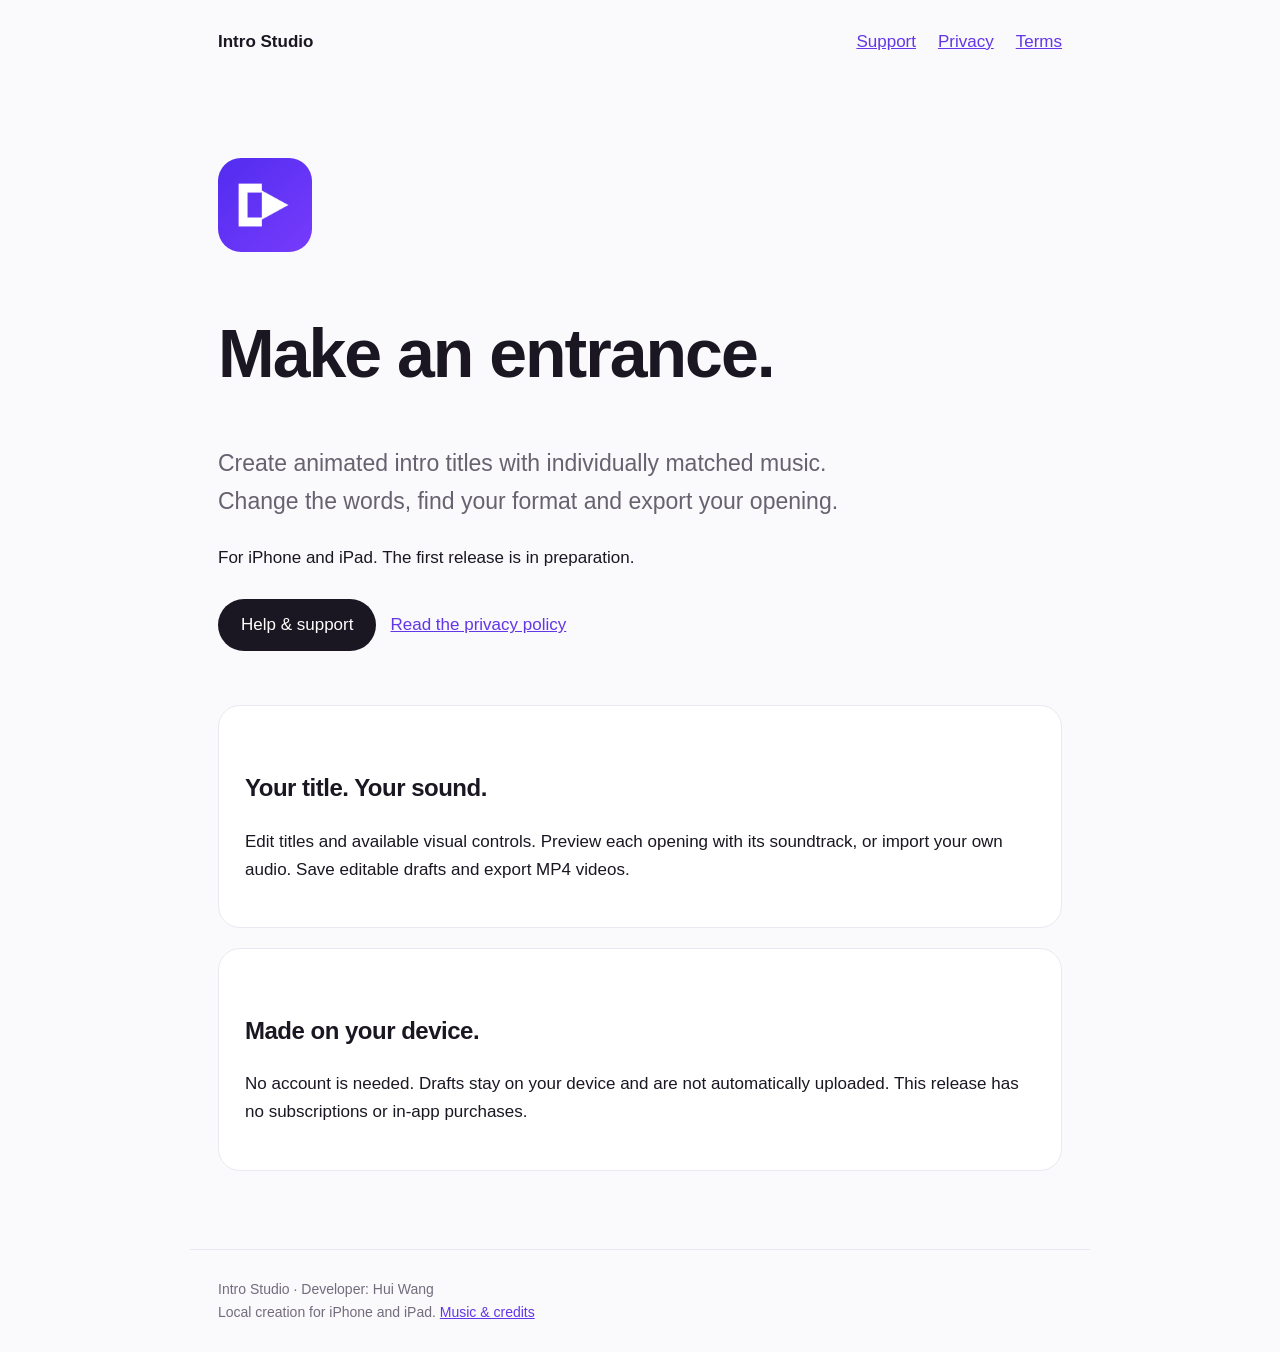
<file: index.html>
<!doctype html><html lang="en"><head><meta charset="utf-8"><meta name="viewport" content="width=device-width, initial-scale=1"><meta name="description" content="Intro Studio — animated intro titles, on-device creation, help and privacy."><title>3D Title Maker · Intro Studio</title><link rel="stylesheet" href="style.css"><link rel="icon" href="icon.png"></head><body><nav><a href="index.html">Intro Studio</a><a href="support.html">Support</a><a href="privacy.html">Privacy</a><a href="terms.html">Terms</a></nav><main><section class="hero"><img src="icon.png" alt="Intro Studio icon"><h1>Make an entrance.</h1><p class="lede">Create animated intro titles with individually matched music. Change the words, find your format and export your opening.</p><p>For iPhone and iPad. The first release is in preparation.</p><a class="button" href="support.html">Help &amp; support</a><a href="privacy.html">Read the privacy policy</a></section><section class="card"><h2>Your title. Your sound.</h2><p>Edit titles and available visual controls. Preview each opening with its soundtrack, or import your own audio. Save editable drafts and export MP4 videos.</p></section><section class="card"><h2>Made on your device.</h2><p>No account is needed. Drafts stay on your device and are not automatically uploaded. This release has no subscriptions or in-app purchases.</p></section></main><footer>Intro Studio · Developer: Hui Wang<br>Local creation for iPhone and iPad. <a href="credits.html">Music &amp; credits</a></footer></body></html>
</file>
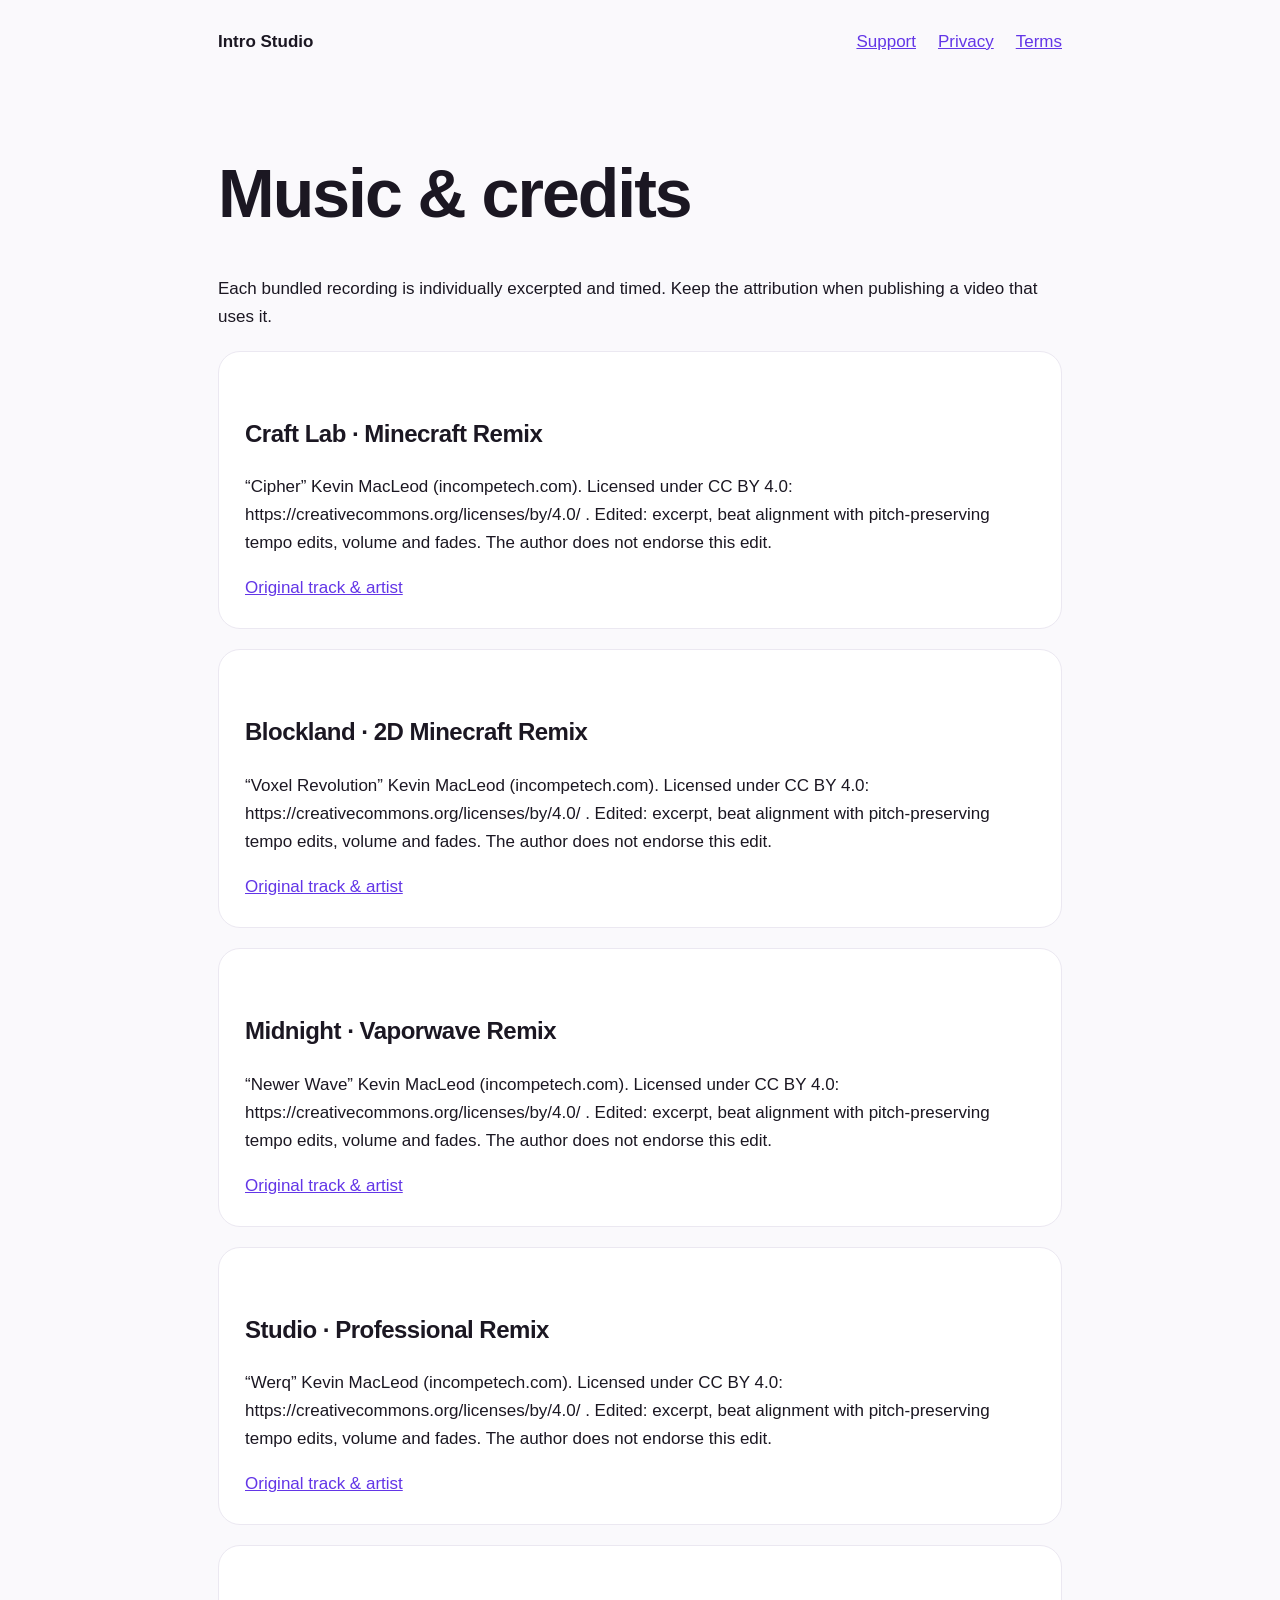
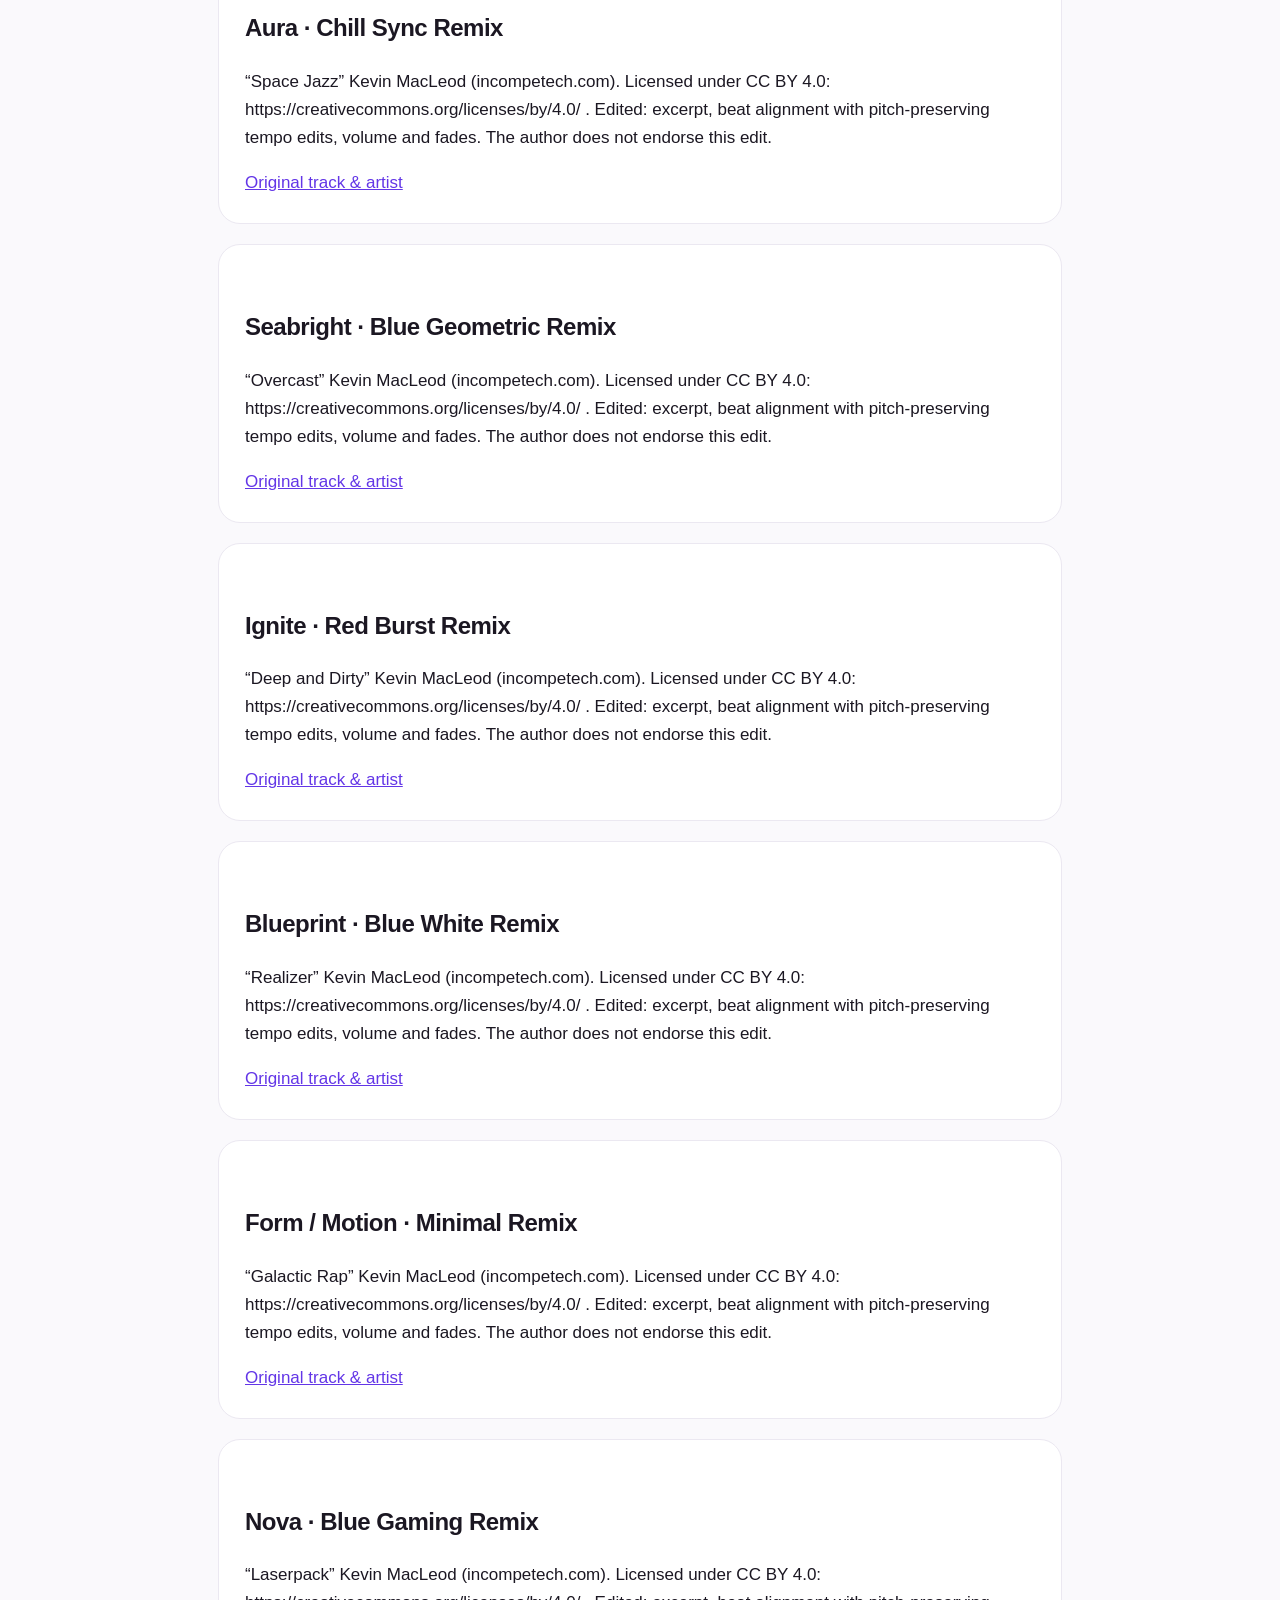
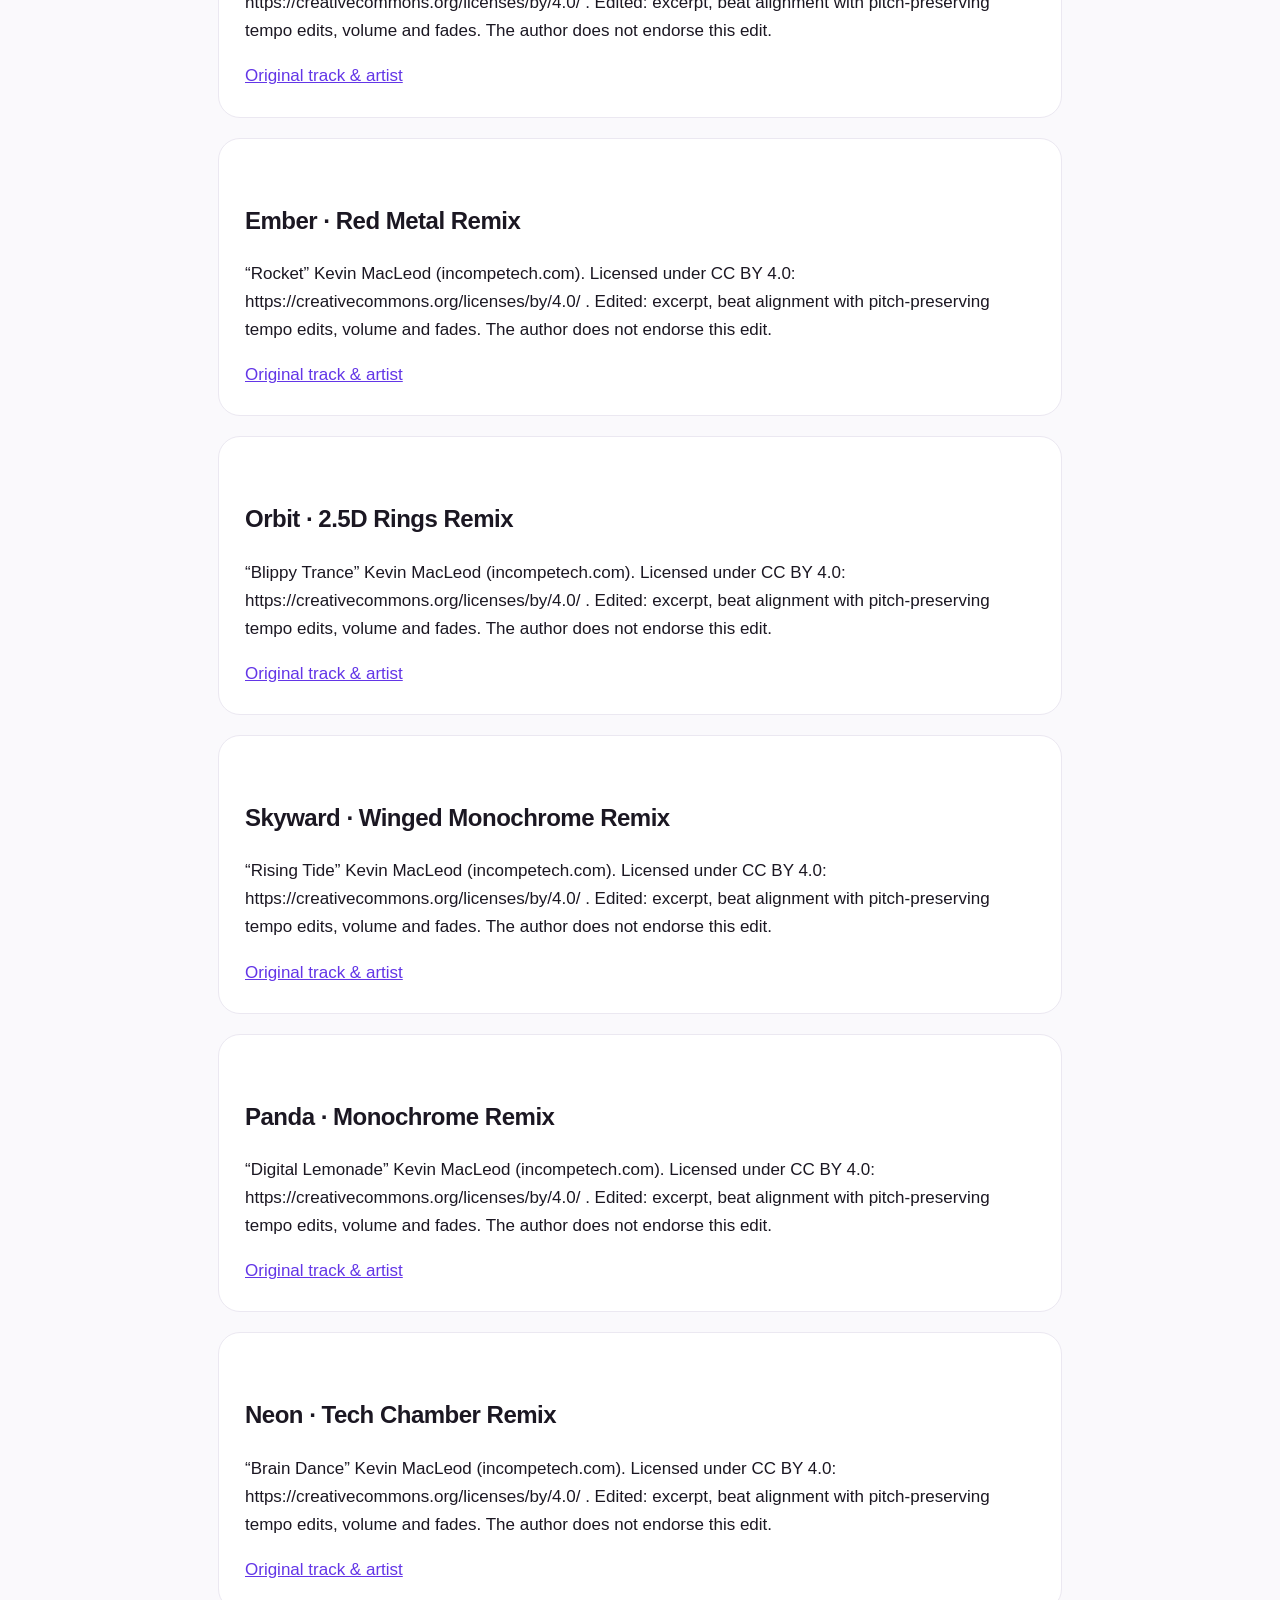
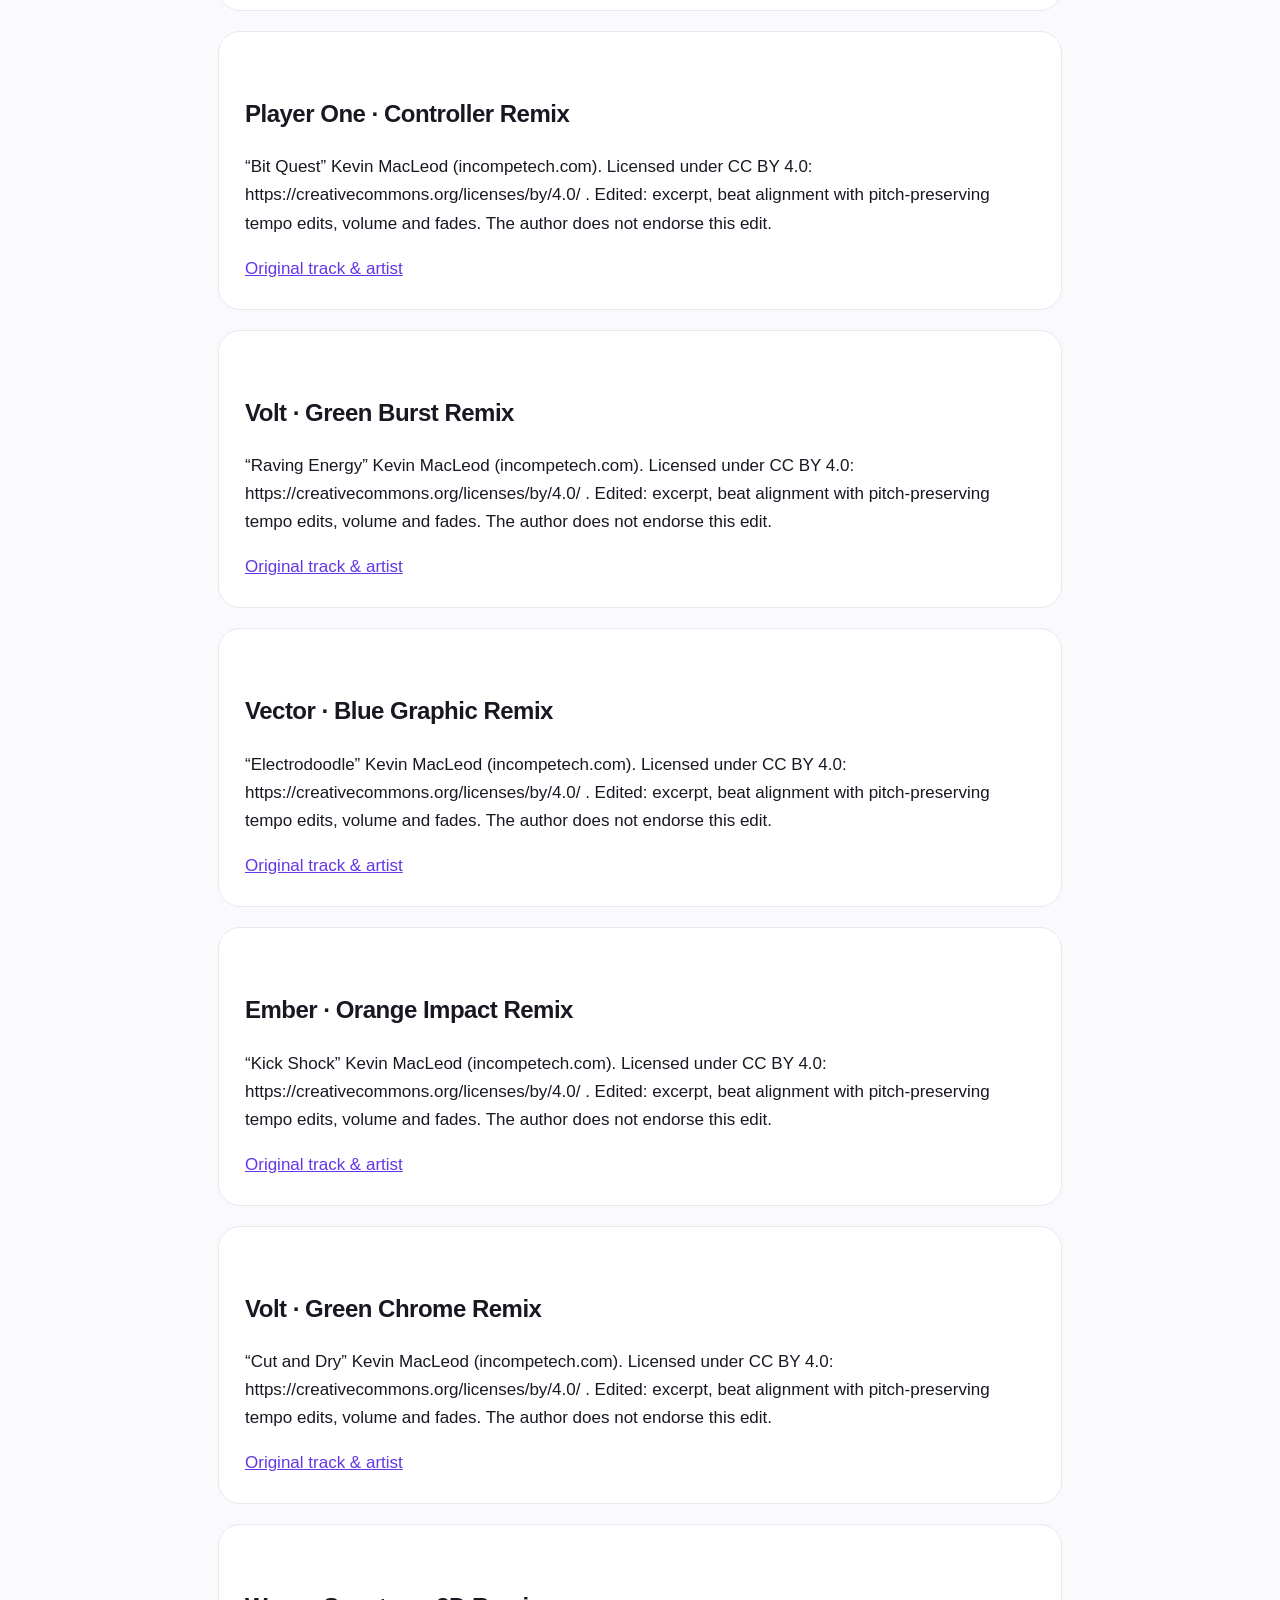
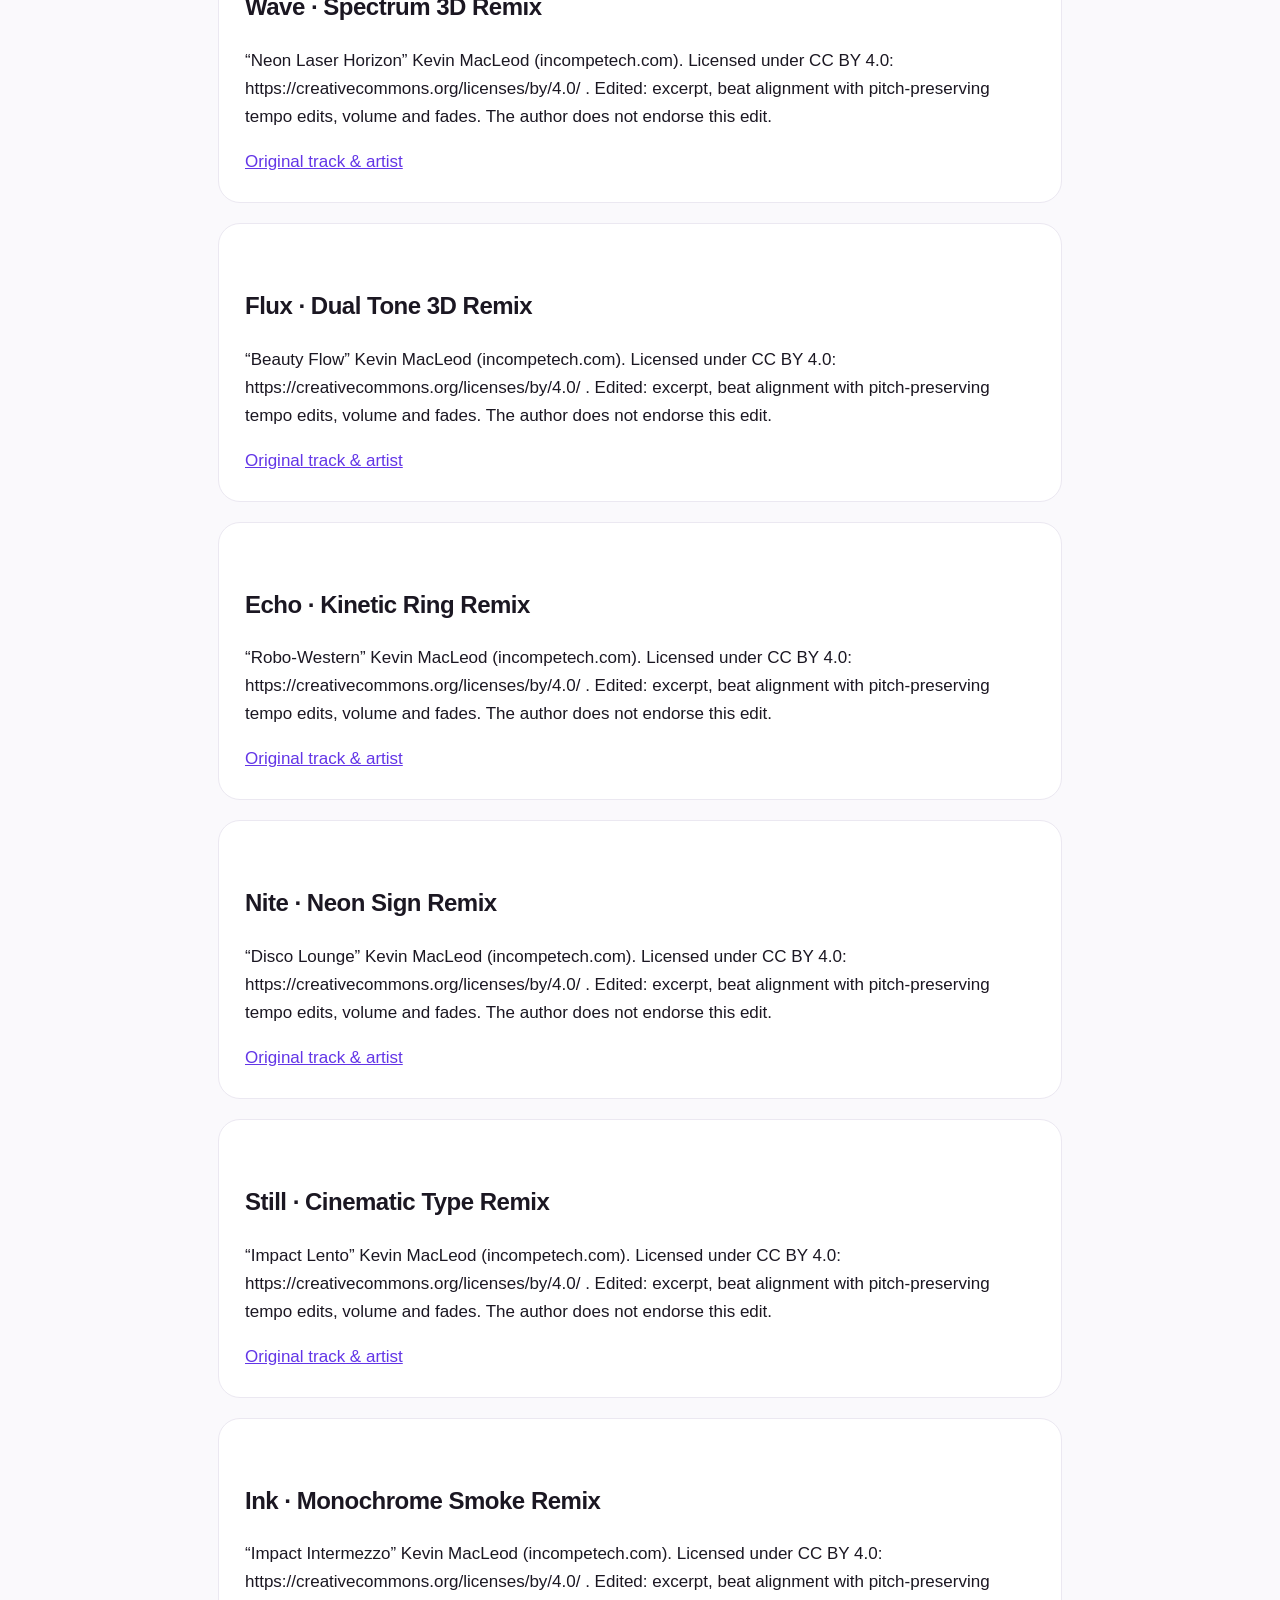
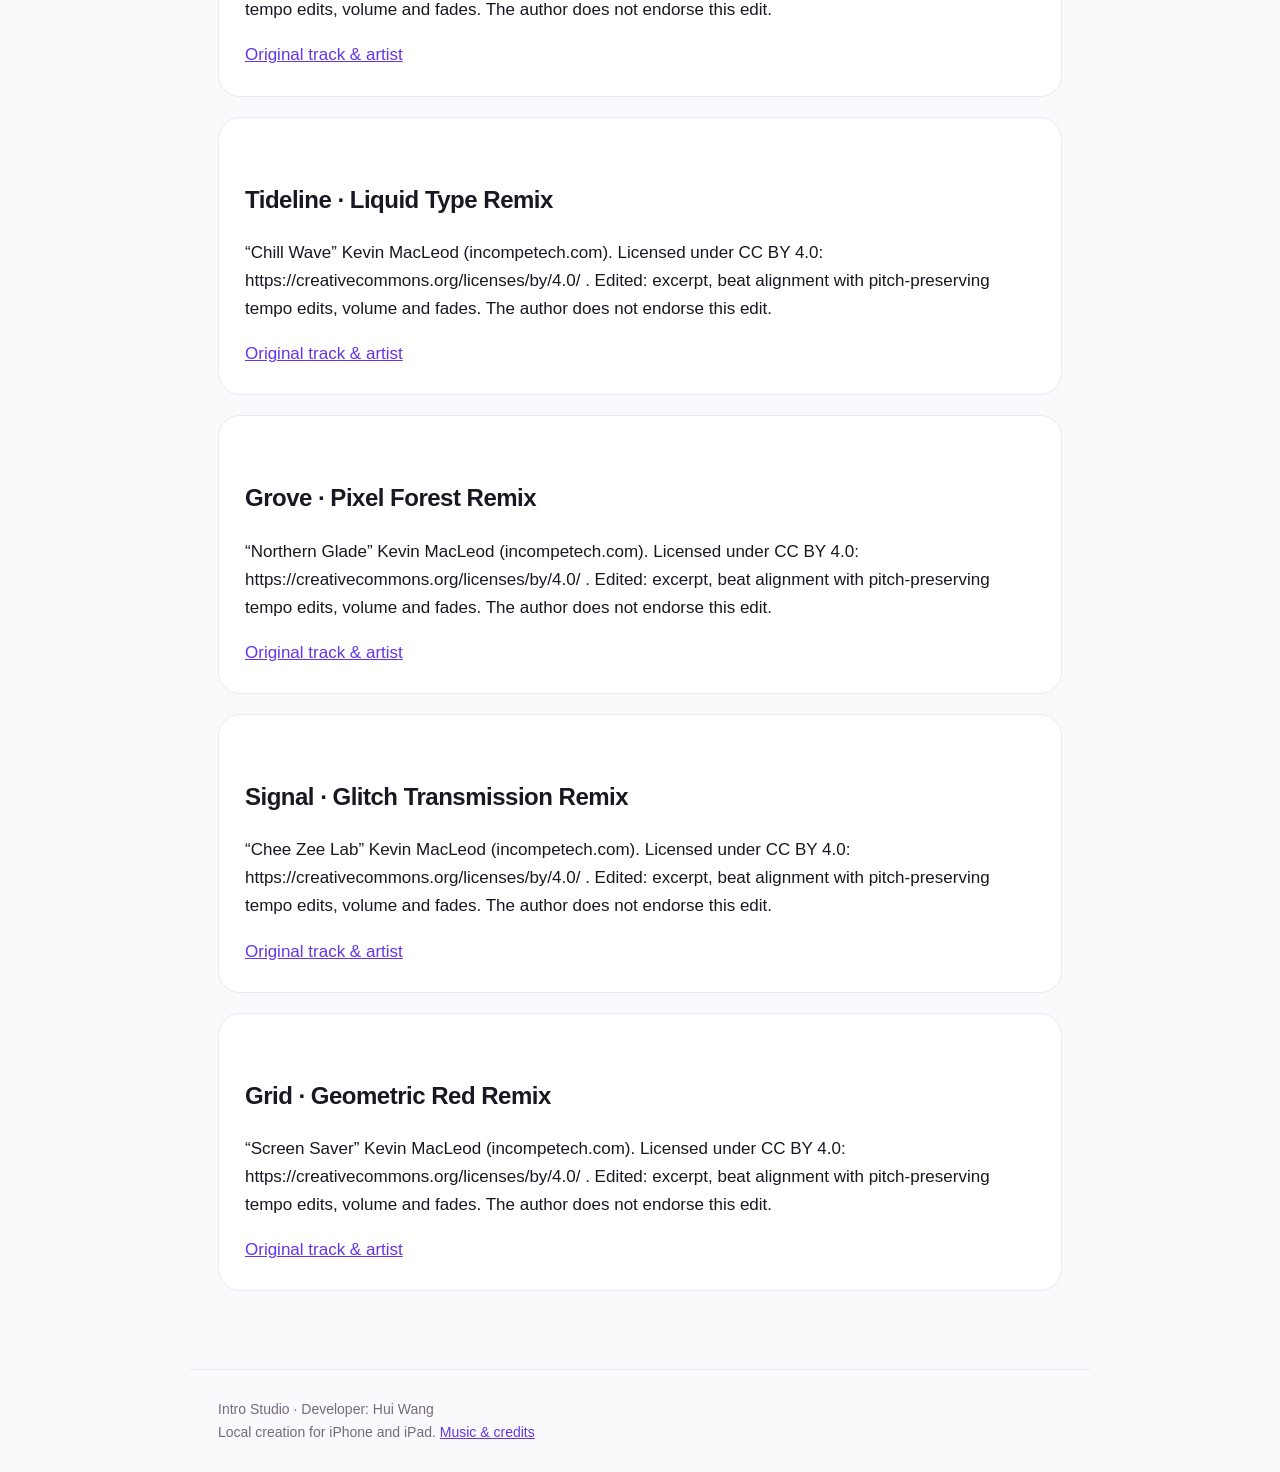
<file: credits.html>
<!doctype html><html lang="en"><head><meta charset="utf-8"><meta name="viewport" content="width=device-width, initial-scale=1"><meta name="description" content="Intro Studio — animated intro titles, on-device creation, help and privacy."><title>Music &amp; Credits · Intro Studio</title><link rel="stylesheet" href="style.css"><link rel="icon" href="icon.png"></head><body><nav><a href="index.html">Intro Studio</a><a href="support.html">Support</a><a href="privacy.html">Privacy</a><a href="terms.html">Terms</a></nav><main><h1>Music &amp; credits</h1><p>Each bundled recording is individually excerpted and timed. Keep the attribution when publishing a video that uses it.</p><section class="card"><h2>Craft Lab · Minecraft Remix</h2><p>“Cipher” Kevin MacLeod (incompetech.com). Licensed under CC BY 4.0: https://creativecommons.org/licenses/by/4.0/ . Edited: excerpt, beat alignment with pitch-preserving tempo edits, volume and fades. The author does not endorse this edit.</p><a href="https://incompetech.com/music/royalty-free/index.html?isrc=USUAN1100844">Original track &amp; artist</a></section><section class="card"><h2>Blockland · 2D Minecraft Remix</h2><p>“Voxel Revolution” Kevin MacLeod (incompetech.com). Licensed under CC BY 4.0: https://creativecommons.org/licenses/by/4.0/ . Edited: excerpt, beat alignment with pitch-preserving tempo edits, volume and fades. The author does not endorse this edit.</p><a href="https://incompetech.com/music/royalty-free/index.html?isrc=USUAN2000025">Original track &amp; artist</a></section><section class="card"><h2>Midnight · Vaporwave Remix</h2><p>“Newer Wave” Kevin MacLeod (incompetech.com). Licensed under CC BY 4.0: https://creativecommons.org/licenses/by/4.0/ . Edited: excerpt, beat alignment with pitch-preserving tempo edits, volume and fades. The author does not endorse this edit.</p><a href="https://incompetech.com/music/royalty-free/index.html?isrc=USUAN2000024">Original track &amp; artist</a></section><section class="card"><h2>Studio · Professional Remix</h2><p>“Werq” Kevin MacLeod (incompetech.com). Licensed under CC BY 4.0: https://creativecommons.org/licenses/by/4.0/ . Edited: excerpt, beat alignment with pitch-preserving tempo edits, volume and fades. The author does not endorse this edit.</p><a href="https://incompetech.com/music/royalty-free/index.html?isrc=USUAN1800005">Original track &amp; artist</a></section><section class="card"><h2>Aura · Chill Sync Remix</h2><p>“Space Jazz” Kevin MacLeod (incompetech.com). Licensed under CC BY 4.0: https://creativecommons.org/licenses/by/4.0/ . Edited: excerpt, beat alignment with pitch-preserving tempo edits, volume and fades. The author does not endorse this edit.</p><a href="https://incompetech.com/music/royalty-free/index.html?isrc=USUAN2100030">Original track &amp; artist</a></section><section class="card"><h2>Seabright · Blue Geometric Remix</h2><p>“Overcast” Kevin MacLeod (incompetech.com). Licensed under CC BY 4.0: https://creativecommons.org/licenses/by/4.0/ . Edited: excerpt, beat alignment with pitch-preserving tempo edits, volume and fades. The author does not endorse this edit.</p><a href="https://incompetech.com/music/royalty-free/index.html?isrc=USUAN1200002">Original track &amp; artist</a></section><section class="card"><h2>Ignite · Red Burst Remix</h2><p>“Deep and Dirty” Kevin MacLeod (incompetech.com). Licensed under CC BY 4.0: https://creativecommons.org/licenses/by/4.0/ . Edited: excerpt, beat alignment with pitch-preserving tempo edits, volume and fades. The author does not endorse this edit.</p><a href="https://incompetech.com/music/royalty-free/index.html?isrc=USUAN1900021">Original track &amp; artist</a></section><section class="card"><h2>Blueprint · Blue White Remix</h2><p>“Realizer” Kevin MacLeod (incompetech.com). Licensed under CC BY 4.0: https://creativecommons.org/licenses/by/4.0/ . Edited: excerpt, beat alignment with pitch-preserving tempo edits, volume and fades. The author does not endorse this edit.</p><a href="https://incompetech.com/music/royalty-free/index.html?isrc=USUAN1900024">Original track &amp; artist</a></section><section class="card"><h2>Form / Motion · Minimal Remix</h2><p>“Galactic Rap” Kevin MacLeod (incompetech.com). Licensed under CC BY 4.0: https://creativecommons.org/licenses/by/4.0/ . Edited: excerpt, beat alignment with pitch-preserving tempo edits, volume and fades. The author does not endorse this edit.</p><a href="https://incompetech.com/music/royalty-free/index.html?isrc=USUAN2300009">Original track &amp; artist</a></section><section class="card"><h2>Nova · Blue Gaming Remix</h2><p>“Laserpack” Kevin MacLeod (incompetech.com). Licensed under CC BY 4.0: https://creativecommons.org/licenses/by/4.0/ . Edited: excerpt, beat alignment with pitch-preserving tempo edits, volume and fades. The author does not endorse this edit.</p><a href="https://incompetech.com/music/royalty-free/index.html?isrc=USUAN1800018">Original track &amp; artist</a></section><section class="card"><h2>Ember · Red Metal Remix</h2><p>“Rocket” Kevin MacLeod (incompetech.com). Licensed under CC BY 4.0: https://creativecommons.org/licenses/by/4.0/ . Edited: excerpt, beat alignment with pitch-preserving tempo edits, volume and fades. The author does not endorse this edit.</p><a href="https://incompetech.com/music/royalty-free/index.html?isrc=USUAN1100568">Original track &amp; artist</a></section><section class="card"><h2>Orbit · 2.5D Rings Remix</h2><p>“Blippy Trance” Kevin MacLeod (incompetech.com). Licensed under CC BY 4.0: https://creativecommons.org/licenses/by/4.0/ . Edited: excerpt, beat alignment with pitch-preserving tempo edits, volume and fades. The author does not endorse this edit.</p><a href="https://incompetech.com/music/royalty-free/index.html?isrc=USUAN1900055">Original track &amp; artist</a></section><section class="card"><h2>Skyward · Winged Monochrome Remix</h2><p>“Rising Tide” Kevin MacLeod (incompetech.com). Licensed under CC BY 4.0: https://creativecommons.org/licenses/by/4.0/ . Edited: excerpt, beat alignment with pitch-preserving tempo edits, volume and fades. The author does not endorse this edit.</p><a href="https://incompetech.com/music/royalty-free/index.html?isrc=USUAN1900010">Original track &amp; artist</a></section><section class="card"><h2>Panda · Monochrome Remix</h2><p>“Digital Lemonade” Kevin MacLeod (incompetech.com). Licensed under CC BY 4.0: https://creativecommons.org/licenses/by/4.0/ . Edited: excerpt, beat alignment with pitch-preserving tempo edits, volume and fades. The author does not endorse this edit.</p><a href="https://incompetech.com/music/royalty-free/index.html?isrc=USUAN1700010">Original track &amp; artist</a></section><section class="card"><h2>Neon · Tech Chamber Remix</h2><p>“Brain Dance” Kevin MacLeod (incompetech.com). Licensed under CC BY 4.0: https://creativecommons.org/licenses/by/4.0/ . Edited: excerpt, beat alignment with pitch-preserving tempo edits, volume and fades. The author does not endorse this edit.</p><a href="https://incompetech.com/music/royalty-free/index.html?isrc=USUAN2300006">Original track &amp; artist</a></section><section class="card"><h2>Player One · Controller Remix</h2><p>“Bit Quest” Kevin MacLeod (incompetech.com). Licensed under CC BY 4.0: https://creativecommons.org/licenses/by/4.0/ . Edited: excerpt, beat alignment with pitch-preserving tempo edits, volume and fades. The author does not endorse this edit.</p><a href="https://incompetech.com/music/royalty-free/index.html?isrc=USUAN1500073">Original track &amp; artist</a></section><section class="card"><h2>Volt · Green Burst Remix</h2><p>“Raving Energy” Kevin MacLeod (incompetech.com). Licensed under CC BY 4.0: https://creativecommons.org/licenses/by/4.0/ . Edited: excerpt, beat alignment with pitch-preserving tempo edits, volume and fades. The author does not endorse this edit.</p><a href="https://incompetech.com/music/royalty-free/index.html?isrc=USUAN1900013">Original track &amp; artist</a></section><section class="card"><h2>Vector · Blue Graphic Remix</h2><p>“Electrodoodle” Kevin MacLeod (incompetech.com). Licensed under CC BY 4.0: https://creativecommons.org/licenses/by/4.0/ . Edited: excerpt, beat alignment with pitch-preserving tempo edits, volume and fades. The author does not endorse this edit.</p><a href="https://incompetech.com/music/royalty-free/index.html?isrc=USUAN1200079">Original track &amp; artist</a></section><section class="card"><h2>Ember · Orange Impact Remix</h2><p>“Kick Shock” Kevin MacLeod (incompetech.com). Licensed under CC BY 4.0: https://creativecommons.org/licenses/by/4.0/ . Edited: excerpt, beat alignment with pitch-preserving tempo edits, volume and fades. The author does not endorse this edit.</p><a href="https://incompetech.com/music/royalty-free/index.html?isrc=USUAN1100523">Original track &amp; artist</a></section><section class="card"><h2>Volt · Green Chrome Remix</h2><p>“Cut and Dry” Kevin MacLeod (incompetech.com). Licensed under CC BY 4.0: https://creativecommons.org/licenses/by/4.0/ . Edited: excerpt, beat alignment with pitch-preserving tempo edits, volume and fades. The author does not endorse this edit.</p><a href="https://incompetech.com/music/royalty-free/index.html?isrc=USUAN1100852">Original track &amp; artist</a></section><section class="card"><h2>Wave · Spectrum 3D Remix</h2><p>“Neon Laser Horizon” Kevin MacLeod (incompetech.com). Licensed under CC BY 4.0: https://creativecommons.org/licenses/by/4.0/ . Edited: excerpt, beat alignment with pitch-preserving tempo edits, volume and fades. The author does not endorse this edit.</p><a href="https://incompetech.com/music/royalty-free/index.html?isrc=USUAN2000023">Original track &amp; artist</a></section><section class="card"><h2>Flux · Dual Tone 3D Remix</h2><p>“Beauty Flow” Kevin MacLeod (incompetech.com). Licensed under CC BY 4.0: https://creativecommons.org/licenses/by/4.0/ . Edited: excerpt, beat alignment with pitch-preserving tempo edits, volume and fades. The author does not endorse this edit.</p><a href="https://incompetech.com/music/royalty-free/index.html?isrc=USUAN1900008">Original track &amp; artist</a></section><section class="card"><h2>Echo · Kinetic Ring Remix</h2><p>“Robo-Western” Kevin MacLeod (incompetech.com). Licensed under CC BY 4.0: https://creativecommons.org/licenses/by/4.0/ . Edited: excerpt, beat alignment with pitch-preserving tempo edits, volume and fades. The author does not endorse this edit.</p><a href="https://incompetech.com/music/royalty-free/index.html?isrc=USUAN1100675">Original track &amp; artist</a></section><section class="card"><h2>Nite · Neon Sign Remix</h2><p>“Disco Lounge” Kevin MacLeod (incompetech.com). Licensed under CC BY 4.0: https://creativecommons.org/licenses/by/4.0/ . Edited: excerpt, beat alignment with pitch-preserving tempo edits, volume and fades. The author does not endorse this edit.</p><a href="https://incompetech.com/music/royalty-free/index.html?isrc=USUAN1100602">Original track &amp; artist</a></section><section class="card"><h2>Still · Cinematic Type Remix</h2><p>“Impact Lento” Kevin MacLeod (incompetech.com). Licensed under CC BY 4.0: https://creativecommons.org/licenses/by/4.0/ . Edited: excerpt, beat alignment with pitch-preserving tempo edits, volume and fades. The author does not endorse this edit.</p><a href="https://incompetech.com/music/royalty-free/index.html?isrc=USUAN1100619">Original track &amp; artist</a></section><section class="card"><h2>Ink · Monochrome Smoke Remix</h2><p>“Impact Intermezzo” Kevin MacLeod (incompetech.com). Licensed under CC BY 4.0: https://creativecommons.org/licenses/by/4.0/ . Edited: excerpt, beat alignment with pitch-preserving tempo edits, volume and fades. The author does not endorse this edit.</p><a href="https://incompetech.com/music/royalty-free/index.html?isrc=USUAN1100620">Original track &amp; artist</a></section><section class="card"><h2>Tideline · Liquid Type Remix</h2><p>“Chill Wave” Kevin MacLeod (incompetech.com). Licensed under CC BY 4.0: https://creativecommons.org/licenses/by/4.0/ . Edited: excerpt, beat alignment with pitch-preserving tempo edits, volume and fades. The author does not endorse this edit.</p><a href="https://incompetech.com/music/royalty-free/index.html?isrc=USUAN1600048">Original track &amp; artist</a></section><section class="card"><h2>Grove · Pixel Forest Remix</h2><p>“Northern Glade” Kevin MacLeod (incompetech.com). Licensed under CC BY 4.0: https://creativecommons.org/licenses/by/4.0/ . Edited: excerpt, beat alignment with pitch-preserving tempo edits, volume and fades. The author does not endorse this edit.</p><a href="https://incompetech.com/music/royalty-free/index.html?isrc=USUAN1800017">Original track &amp; artist</a></section><section class="card"><h2>Signal · Glitch Transmission Remix</h2><p>“Chee Zee Lab” Kevin MacLeod (incompetech.com). Licensed under CC BY 4.0: https://creativecommons.org/licenses/by/4.0/ . Edited: excerpt, beat alignment with pitch-preserving tempo edits, volume and fades. The author does not endorse this edit.</p><a href="https://incompetech.com/music/royalty-free/index.html?isrc=USUAN1100683">Original track &amp; artist</a></section><section class="card"><h2>Grid · Geometric Red Remix</h2><p>“Screen Saver” Kevin MacLeod (incompetech.com). Licensed under CC BY 4.0: https://creativecommons.org/licenses/by/4.0/ . Edited: excerpt, beat alignment with pitch-preserving tempo edits, volume and fades. The author does not endorse this edit.</p><a href="https://incompetech.com/music/royalty-free/index.html?isrc=USUAN1900046">Original track &amp; artist</a></section></main><footer>Intro Studio · Developer: Hui Wang<br>Local creation for iPhone and iPad. <a href="credits.html">Music &amp; credits</a></footer></body></html>
</file>
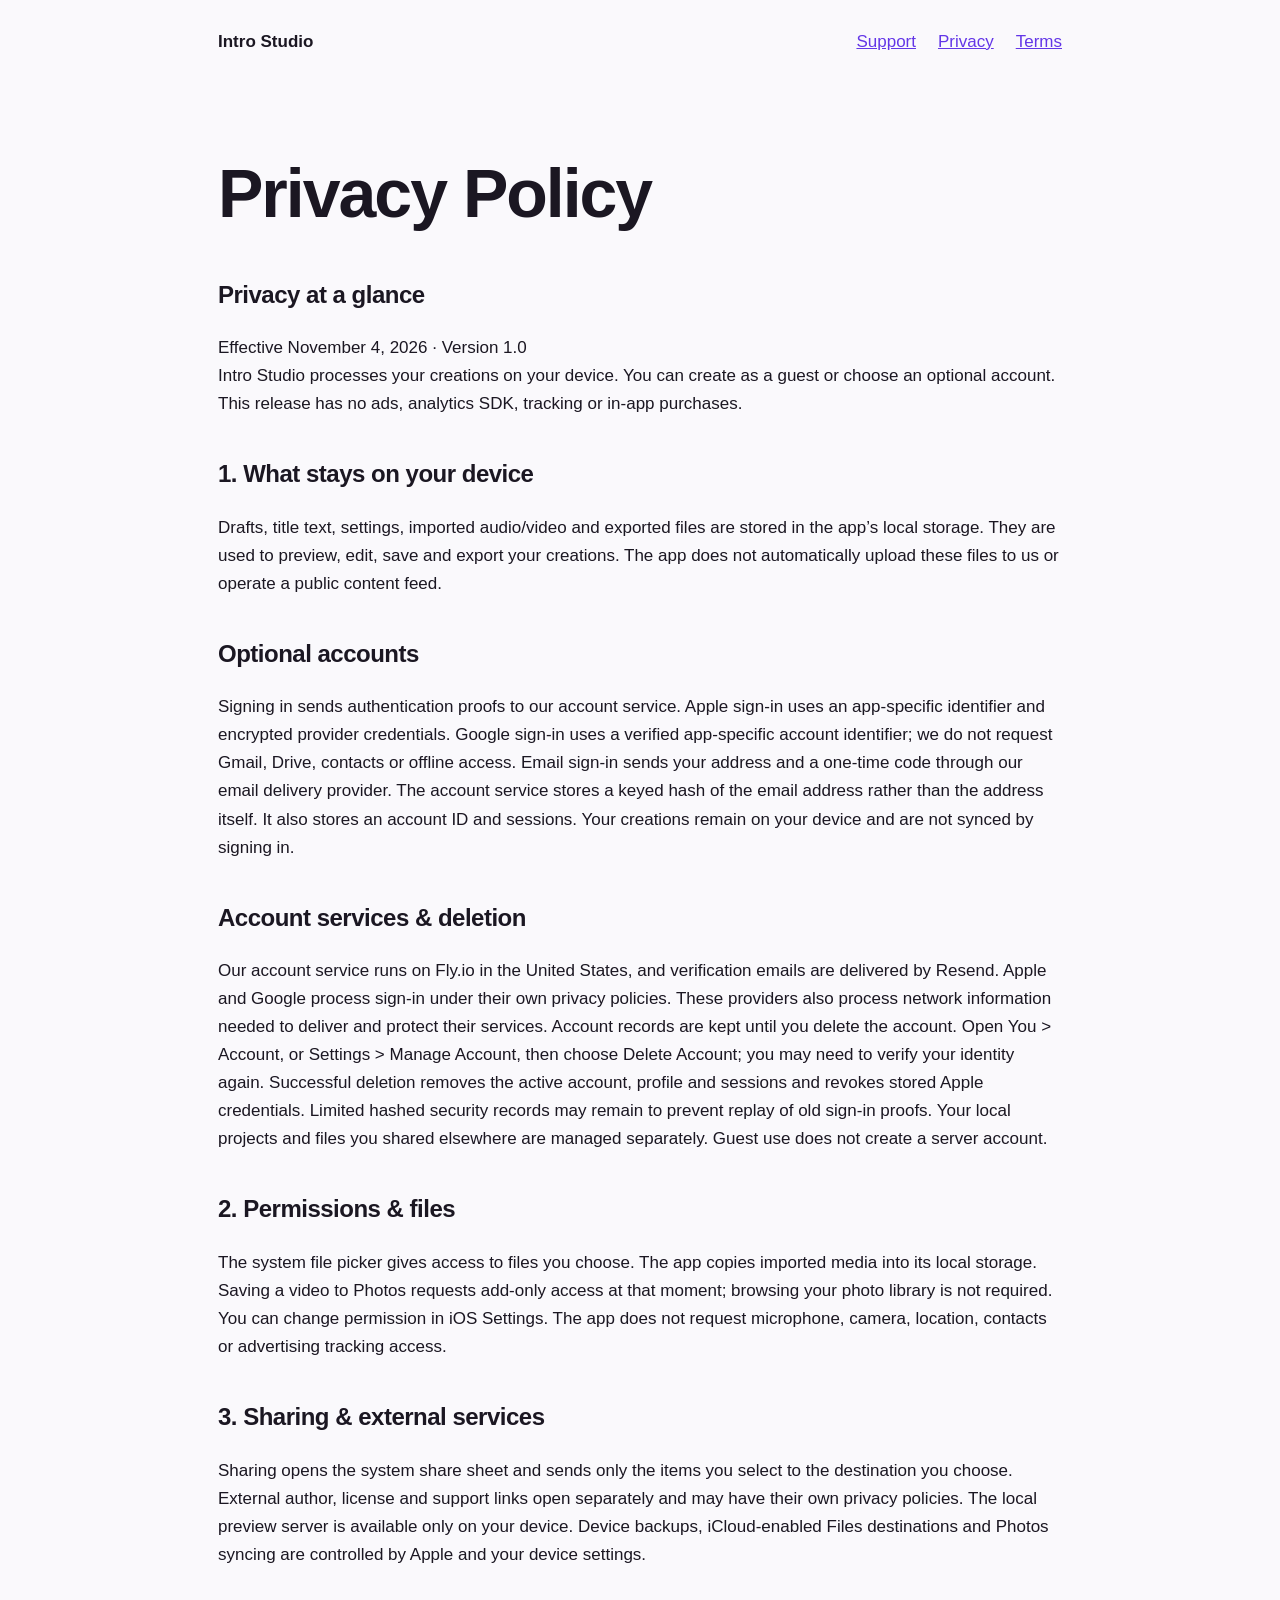
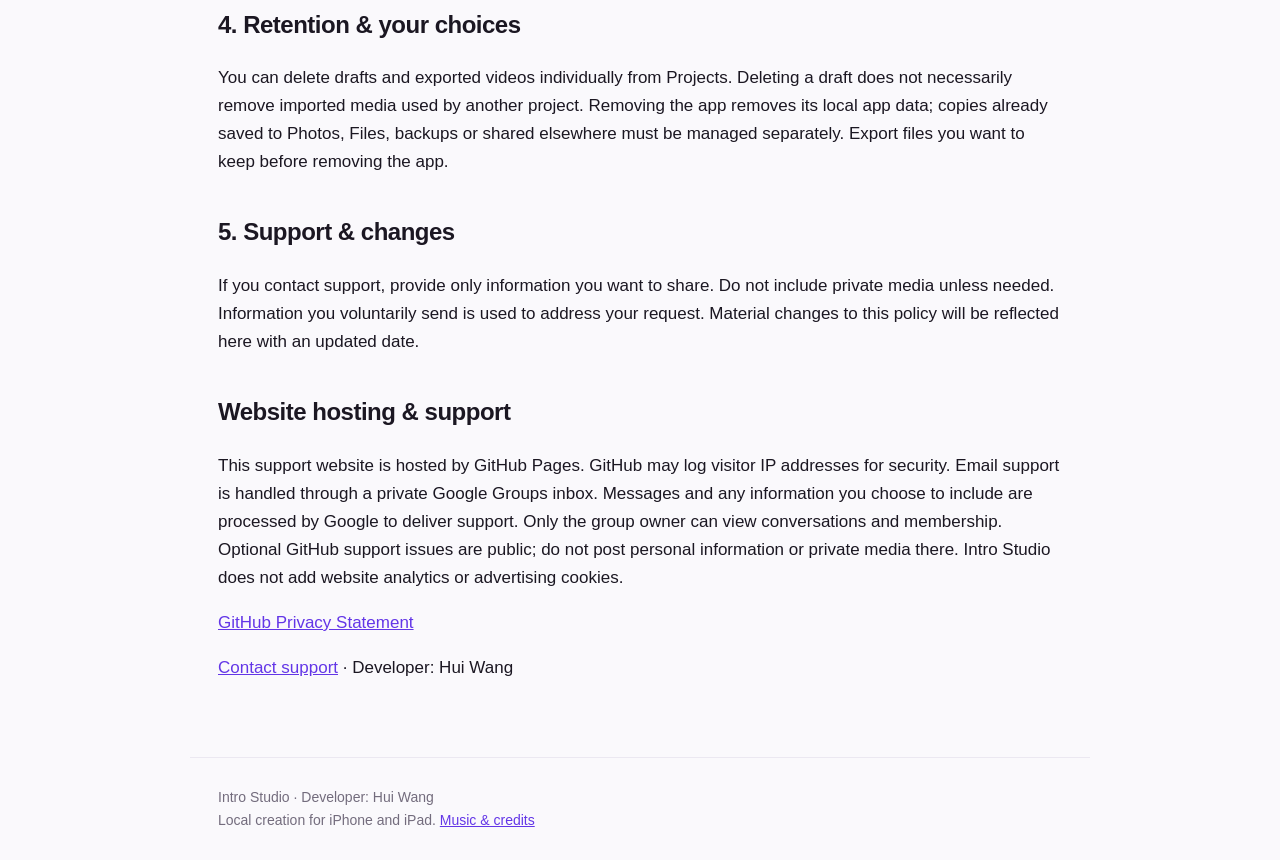
<file: privacy.html>
<!doctype html><html lang="en"><head><meta charset="utf-8"><meta name="viewport" content="width=device-width, initial-scale=1"><meta name="description" content="Intro Studio — animated intro titles, on-device creation, help and privacy."><title>Privacy Policy · Intro Studio</title><link rel="stylesheet" href="style.css"><link rel="icon" href="icon.png"></head><body><nav><a href="index.html">Intro Studio</a><a href="support.html">Support</a><a href="privacy.html">Privacy</a><a href="terms.html">Terms</a></nav><main><h1>Privacy Policy</h1><section><h2>Privacy at a glance</h2><p>Effective November 4, 2026 · Version 1.0
Intro Studio processes your creations on your device. You can create as a guest or choose an optional account. This release has no ads, analytics SDK, tracking or in-app purchases.</p></section><section><h2>1. What stays on your device</h2><p>Drafts, title text, settings, imported audio/video and exported files are stored in the app’s local storage. They are used to preview, edit, save and export your creations. The app does not automatically upload these files to us or operate a public content feed.</p></section><section><h2>Optional accounts</h2><p>Signing in sends authentication proofs to our account service. Apple sign-in uses an app-specific identifier and encrypted provider credentials. Google sign-in uses a verified app-specific account identifier; we do not request Gmail, Drive, contacts or offline access. Email sign-in sends your address and a one-time code through our email delivery provider. The account service stores a keyed hash of the email address rather than the address itself. It also stores an account ID and sessions. Your creations remain on your device and are not synced by signing in.</p></section><section><h2>Account services &amp; deletion</h2><p>Our account service runs on Fly.io in the United States, and verification emails are delivered by Resend. Apple and Google process sign-in under their own privacy policies. These providers also process network information needed to deliver and protect their services. Account records are kept until you delete the account. Open You &gt; Account, or Settings &gt; Manage Account, then choose Delete Account; you may need to verify your identity again. Successful deletion removes the active account, profile and sessions and revokes stored Apple credentials. Limited hashed security records may remain to prevent replay of old sign-in proofs. Your local projects and files you shared elsewhere are managed separately. Guest use does not create a server account.</p></section><section><h2>2. Permissions &amp; files</h2><p>The system file picker gives access to files you choose. The app copies imported media into its local storage. Saving a video to Photos requests add-only access at that moment; browsing your photo library is not required. You can change permission in iOS Settings. The app does not request microphone, camera, location, contacts or advertising tracking access.</p></section><section><h2>3. Sharing &amp; external services</h2><p>Sharing opens the system share sheet and sends only the items you select to the destination you choose. External author, license and support links open separately and may have their own privacy policies. The local preview server is available only on your device. Device backups, iCloud-enabled Files destinations and Photos syncing are controlled by Apple and your device settings.</p></section><section><h2>4. Retention &amp; your choices</h2><p>You can delete drafts and exported videos individually from Projects. Deleting a draft does not necessarily remove imported media used by another project. Removing the app removes its local app data; copies already saved to Photos, Files, backups or shared elsewhere must be managed separately. Export files you want to keep before removing the app.</p></section><section><h2>5. Support &amp; changes</h2><p>If you contact support, provide only information you want to share. Do not include private media unless needed. Information you voluntarily send is used to address your request. Material changes to this policy will be reflected here with an updated date.</p></section><section><h2>Website hosting &amp; support</h2><p>This support website is hosted by GitHub Pages. GitHub may log visitor IP addresses for security. Email support is handled through a private Google Groups inbox. Messages and any information you choose to include are processed by Google to deliver support. Only the group owner can view conversations and membership. Optional GitHub support issues are public; do not post personal information or private media there. Intro Studio does not add website analytics or advertising cookies.</p><a href="https://docs.github.com/en/site-policy/privacy-policies/github-general-privacy-statement">GitHub Privacy Statement</a></section><p><a href="support.html">Contact support</a> · Developer: Hui Wang</p></main><footer>Intro Studio · Developer: Hui Wang<br>Local creation for iPhone and iPad. <a href="credits.html">Music &amp; credits</a></footer></body></html>
</file>
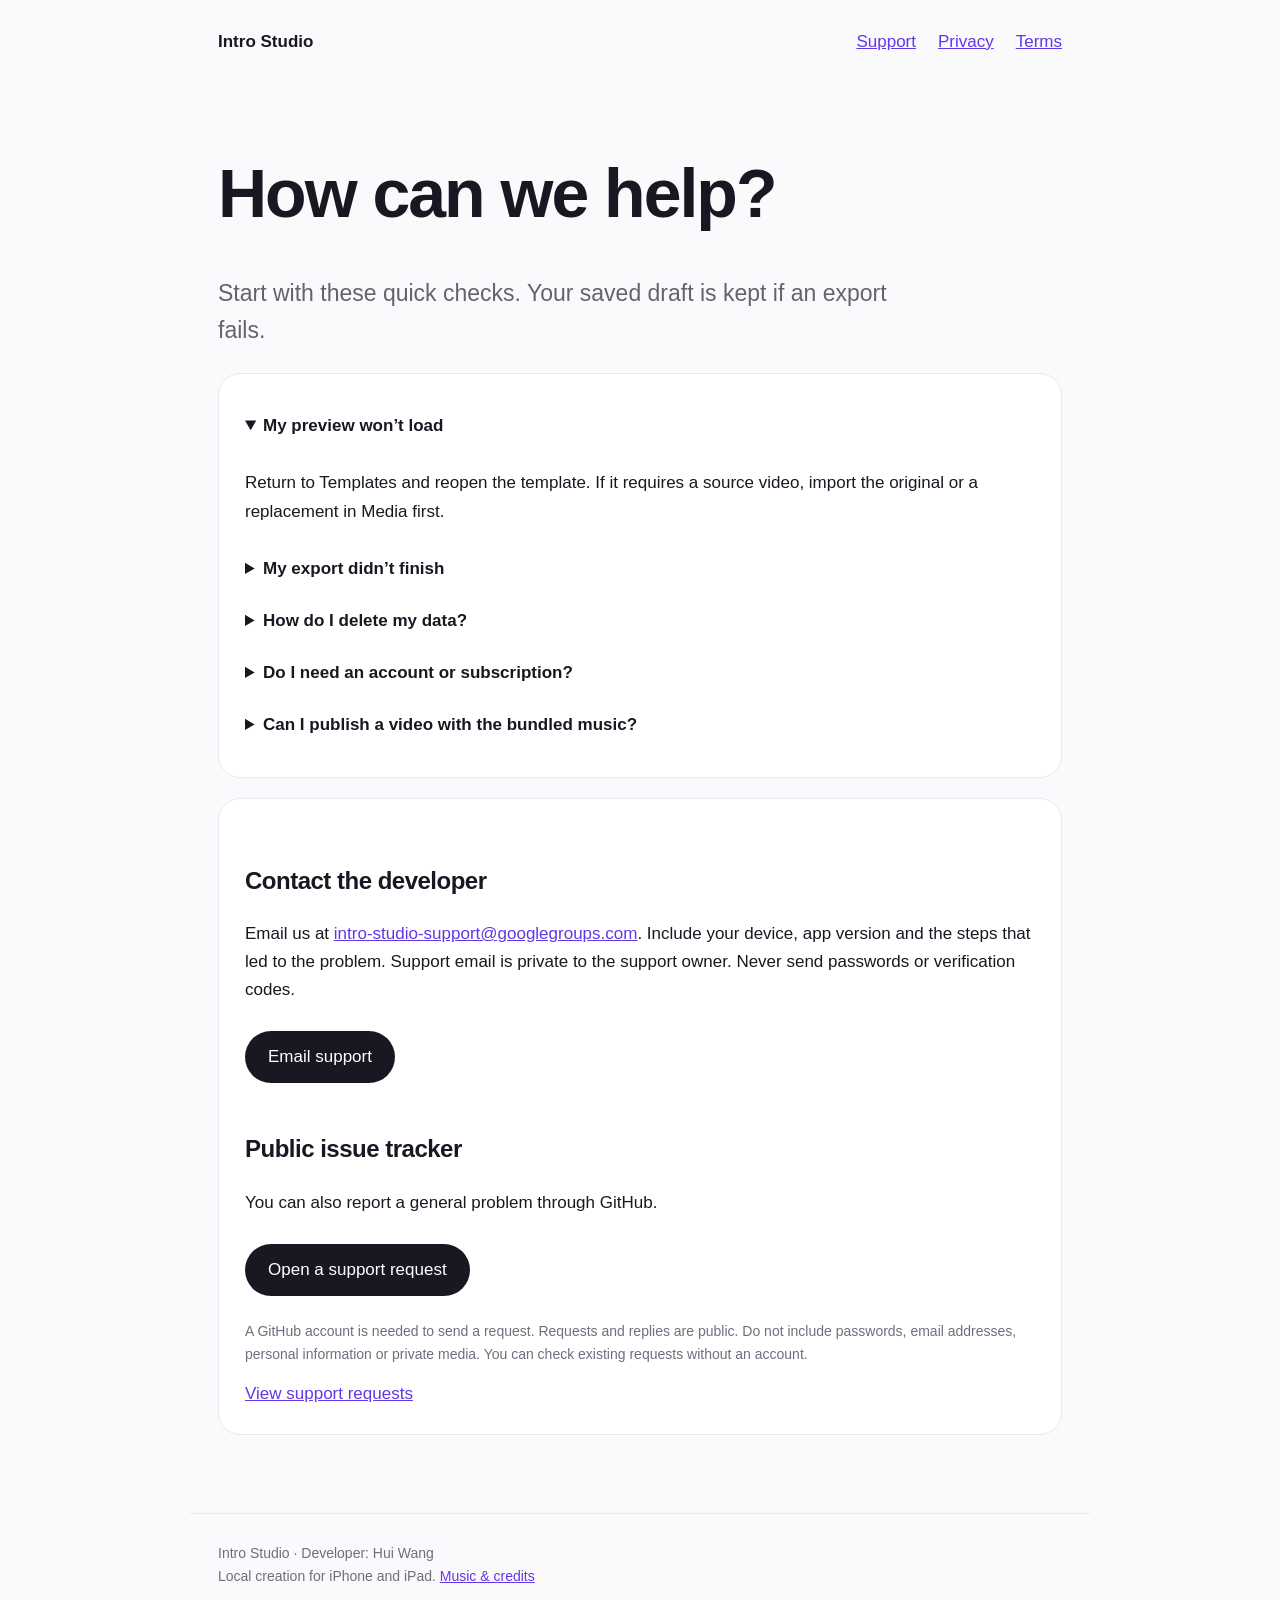
<file: support.html>
<!doctype html><html lang="en"><head><meta charset="utf-8"><meta name="viewport" content="width=device-width, initial-scale=1"><meta name="description" content="Intro Studio — animated intro titles, on-device creation, help and privacy."><title>Support · Intro Studio</title><link rel="stylesheet" href="style.css"><link rel="icon" href="icon.png"></head><body><nav><a href="index.html">Intro Studio</a><a href="support.html">Support</a><a href="privacy.html">Privacy</a><a href="terms.html">Terms</a></nav><main><h1>How can we help?</h1><p class="lede">Start with these quick checks. Your saved draft is kept if an export fails.</p><div class="card"><details open><summary>My preview won’t load</summary><p>Return to Templates and reopen the template. If it requires a source video, import the original or a replacement in Media first.</p></details><details><summary>My export didn’t finish</summary><p>Keep the app in the foreground, check available storage and retry. If Photos permission is off, save to Files or share instead.</p></details><details><summary>How do I delete my data?</summary><p>Delete drafts and exported videos in Projects. Removing the app removes its local app data. Copies in Photos, Files, backups or shared elsewhere are managed separately. For an optional account, open You > Account (or Settings > Manage Account), choose Delete Account and follow the verification steps. Back up work you want to keep first.</p></details><details><summary>Do I need an account or subscription?</summary><p>No. You can create and export as a guest, or choose an optional account. This release has no subscription or in-app purchase. Signing in does not upload or sync your projects.</p></details><details><summary>Can I publish a video with the bundled music?</summary><p>See the original track and CC BY 4.0 attribution in Music &amp; Credits. Keep the required attribution with your published video.</p></details></div><section class="card"><h2>Contact the developer</h2><p>Email us at <a href="mailto:intro-studio-support@googlegroups.com">intro-studio-support@googlegroups.com</a>. Include your device, app version and the steps that led to the problem. Support email is private to the support owner. Never send passwords or verification codes.</p><a class="button" href="mailto:intro-studio-support@googlegroups.com">Email support</a><h2>Public issue tracker</h2><p>You can also report a general problem through GitHub.</p><a class="button" href="https://github.com/caochengzhou1715-byte/intro-studio-support/issues/new/choose">Open a support request</a><p class="note">A GitHub account is needed to send a request. Requests and replies are public. Do not include passwords, email addresses, personal information or private media. You can check existing requests without an account.</p><a href="https://github.com/caochengzhou1715-byte/intro-studio-support/issues">View support requests</a></section></main><footer>Intro Studio · Developer: Hui Wang<br>Local creation for iPhone and iPad. <a href="credits.html">Music &amp; credits</a></footer></body></html>
</file>
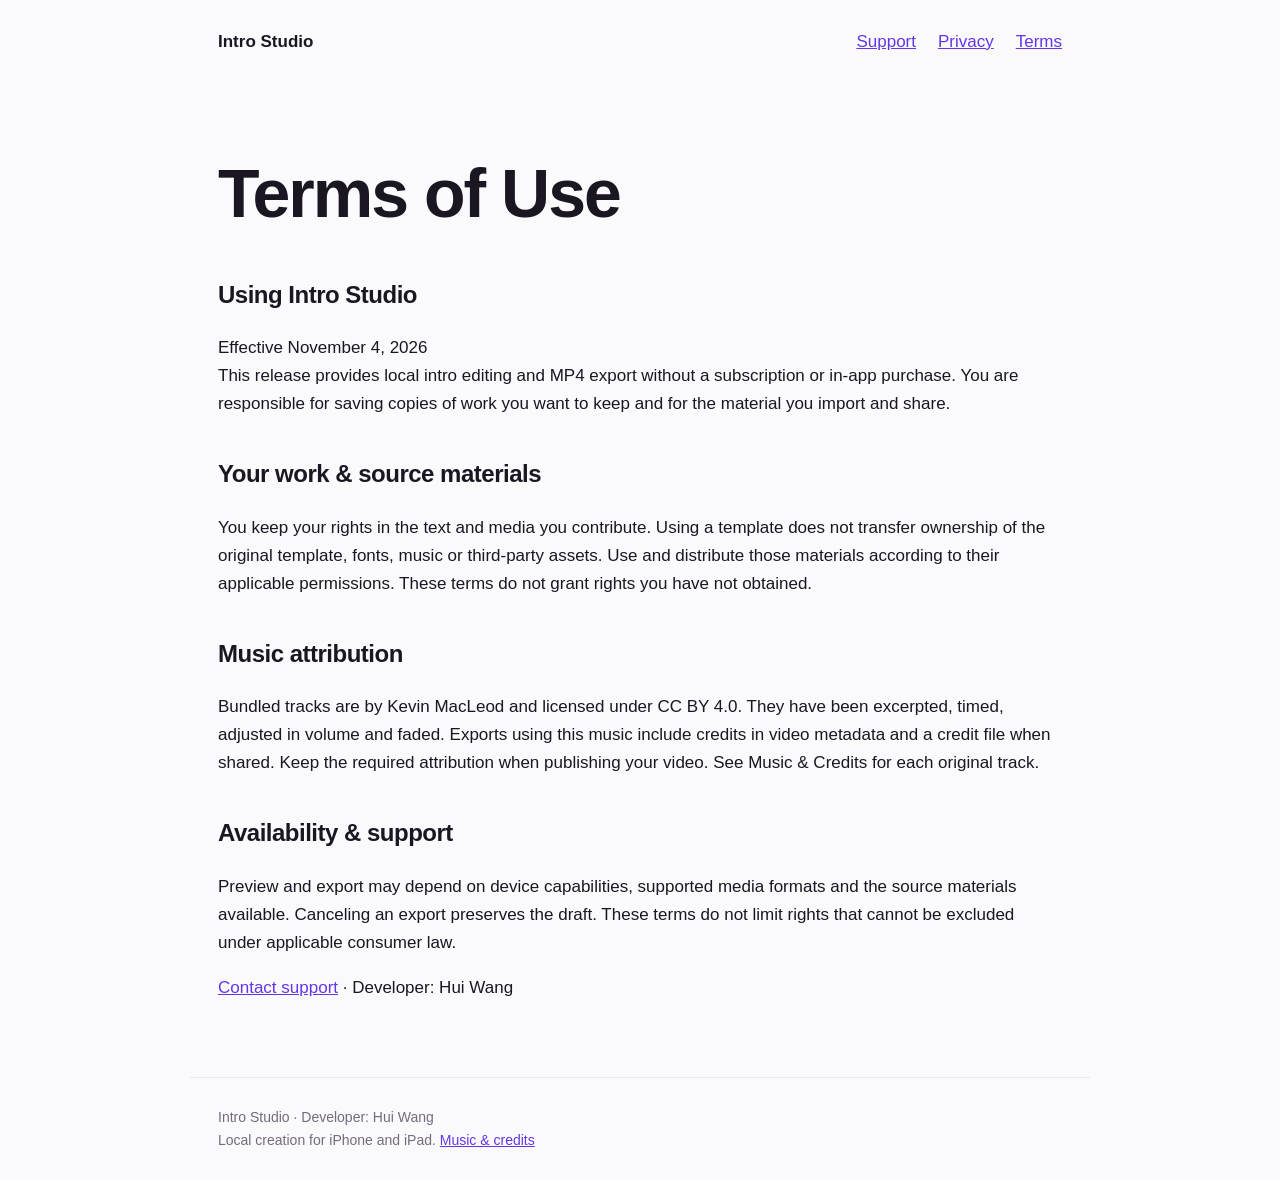
<file: terms.html>
<!doctype html><html lang="en"><head><meta charset="utf-8"><meta name="viewport" content="width=device-width, initial-scale=1"><meta name="description" content="Intro Studio — animated intro titles, on-device creation, help and privacy."><title>Terms of Use · Intro Studio</title><link rel="stylesheet" href="style.css"><link rel="icon" href="icon.png"></head><body><nav><a href="index.html">Intro Studio</a><a href="support.html">Support</a><a href="privacy.html">Privacy</a><a href="terms.html">Terms</a></nav><main><h1>Terms of Use</h1><section><h2>Using Intro Studio</h2><p>Effective November 4, 2026
This release provides local intro editing and MP4 export without a subscription or in-app purchase. You are responsible for saving copies of work you want to keep and for the material you import and share.</p></section><section><h2>Your work &amp; source materials</h2><p>You keep your rights in the text and media you contribute. Using a template does not transfer ownership of the original template, fonts, music or third-party assets. Use and distribute those materials according to their applicable permissions. These terms do not grant rights you have not obtained.</p></section><section><h2>Music attribution</h2><p>Bundled tracks are by Kevin MacLeod and licensed under CC BY 4.0. They have been excerpted, timed, adjusted in volume and faded. Exports using this music include credits in video metadata and a credit file when shared. Keep the required attribution when publishing your video. See Music &amp; Credits for each original track.</p></section><section><h2>Availability &amp; support</h2><p>Preview and export may depend on device capabilities, supported media formats and the source materials available. Canceling an export preserves the draft. These terms do not limit rights that cannot be excluded under applicable consumer law.</p></section><p><a href="support.html">Contact support</a> · Developer: Hui Wang</p></main><footer>Intro Studio · Developer: Hui Wang<br>Local creation for iPhone and iPad. <a href="credits.html">Music &amp; credits</a></footer></body></html>
</file>
<file: style.css>
*{box-sizing:border-box}body{margin:0;background:#faf9fc;color:#1b1722;font:17px/1.65 -apple-system,BlinkMacSystemFont,"Segoe UI",sans-serif}main,nav,footer{max-width:900px;margin:auto;padding:28px}nav{display:flex;gap:22px;align-items:center;flex-wrap:wrap}nav a:first-child{font-weight:750;margin-right:auto;color:#1b1722;text-decoration:none}a{color:#6336e7}h1{font-size:clamp(38px,7vw,68px);letter-spacing:-2px;line-height:1.05}h2{font-size:24px;letter-spacing:-.5px;margin-top:36px}p{white-space:pre-line}.hero{padding:46px 0 24px}.hero img{width:94px;border-radius:23px}.lede{font-size:23px;color:#686270;max-width:680px}.button{display:inline-block;background:#1b1722;color:white;padding:12px 23px;border-radius:28px;text-decoration:none;margin:10px 14px 10px 0}.card{padding:26px;background:white;border:1px solid #ebe8f1;border-radius:22px;margin:20px 0}.note,footer{font-size:14px;color:#736c7d}footer{border-top:1px solid #ebe8f1;margin-top:30px}a:focus-visible{outline:3px solid #b7a0ff;outline-offset:4px}summary{cursor:pointer;font-weight:600;padding:12px 0}@media(max-width:540px){nav{gap:15px;padding:20px}main{padding:20px}.card{padding:20px}}
</file>
